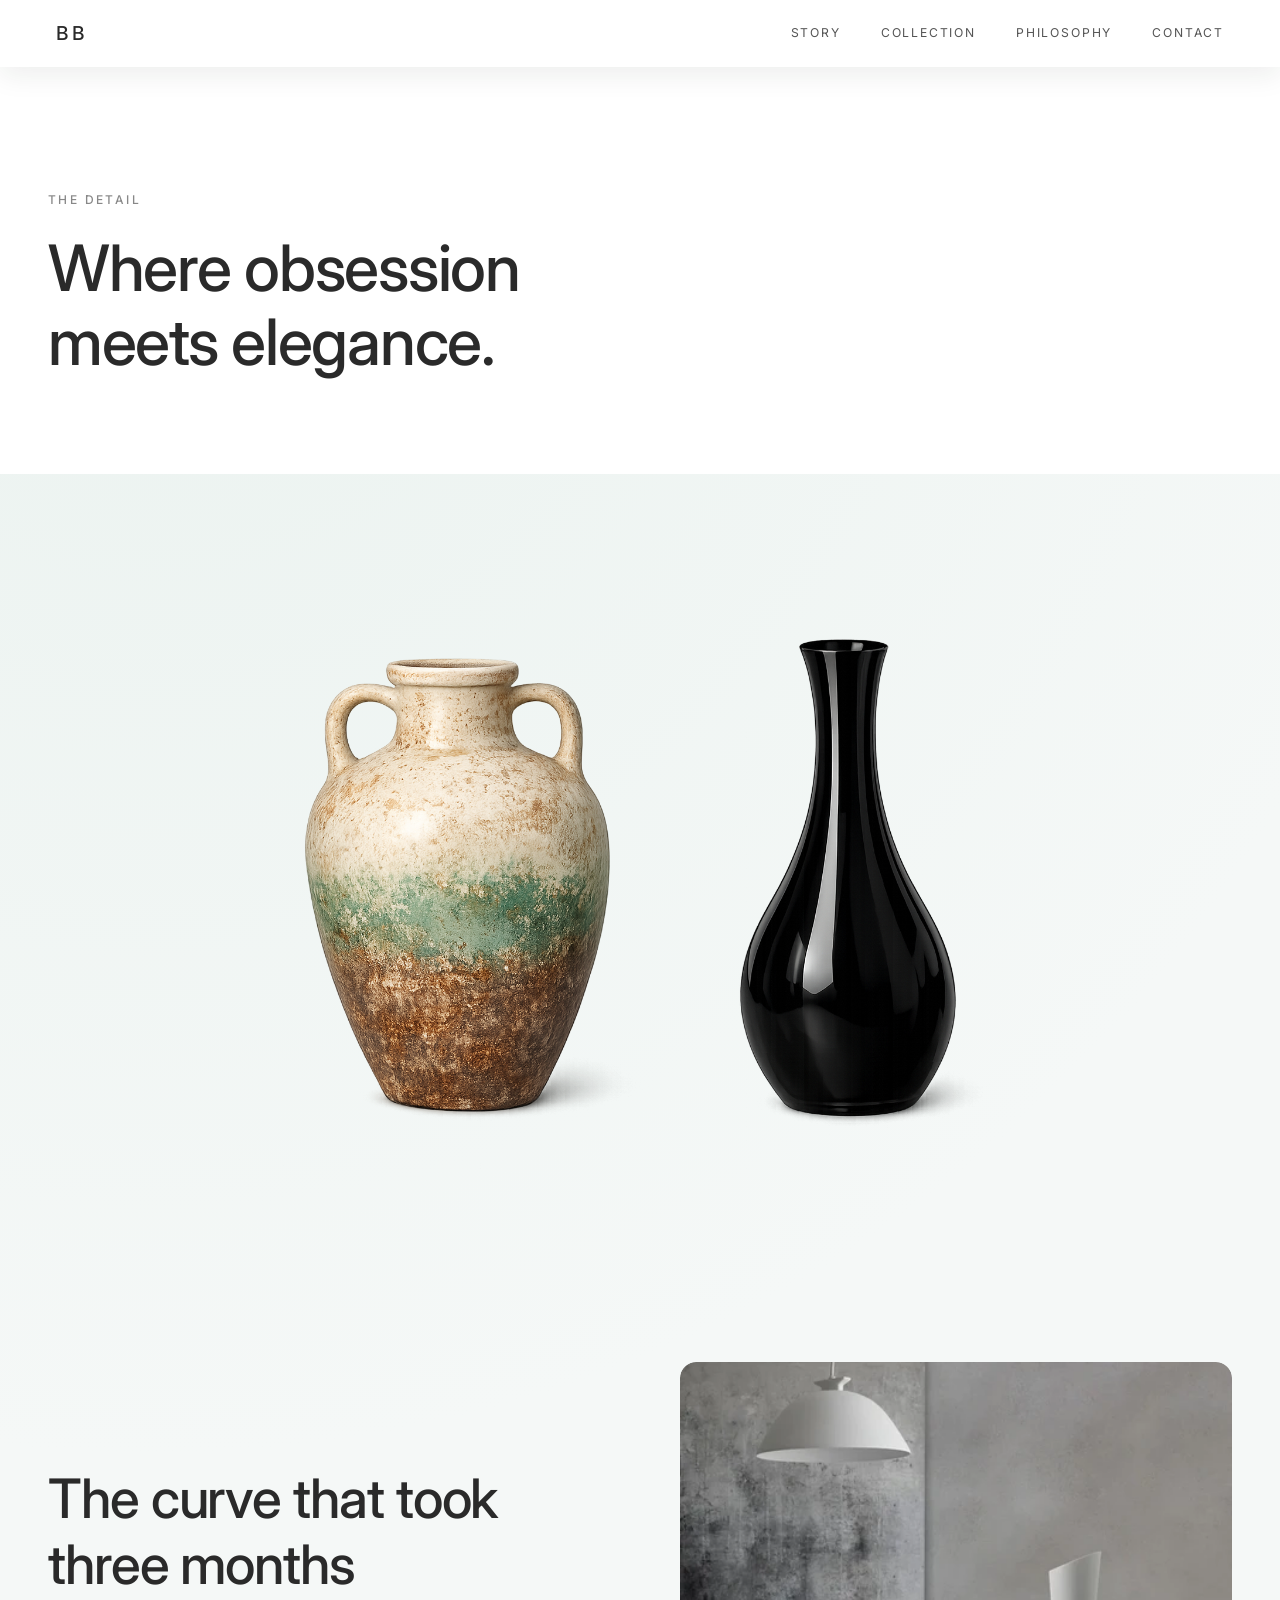
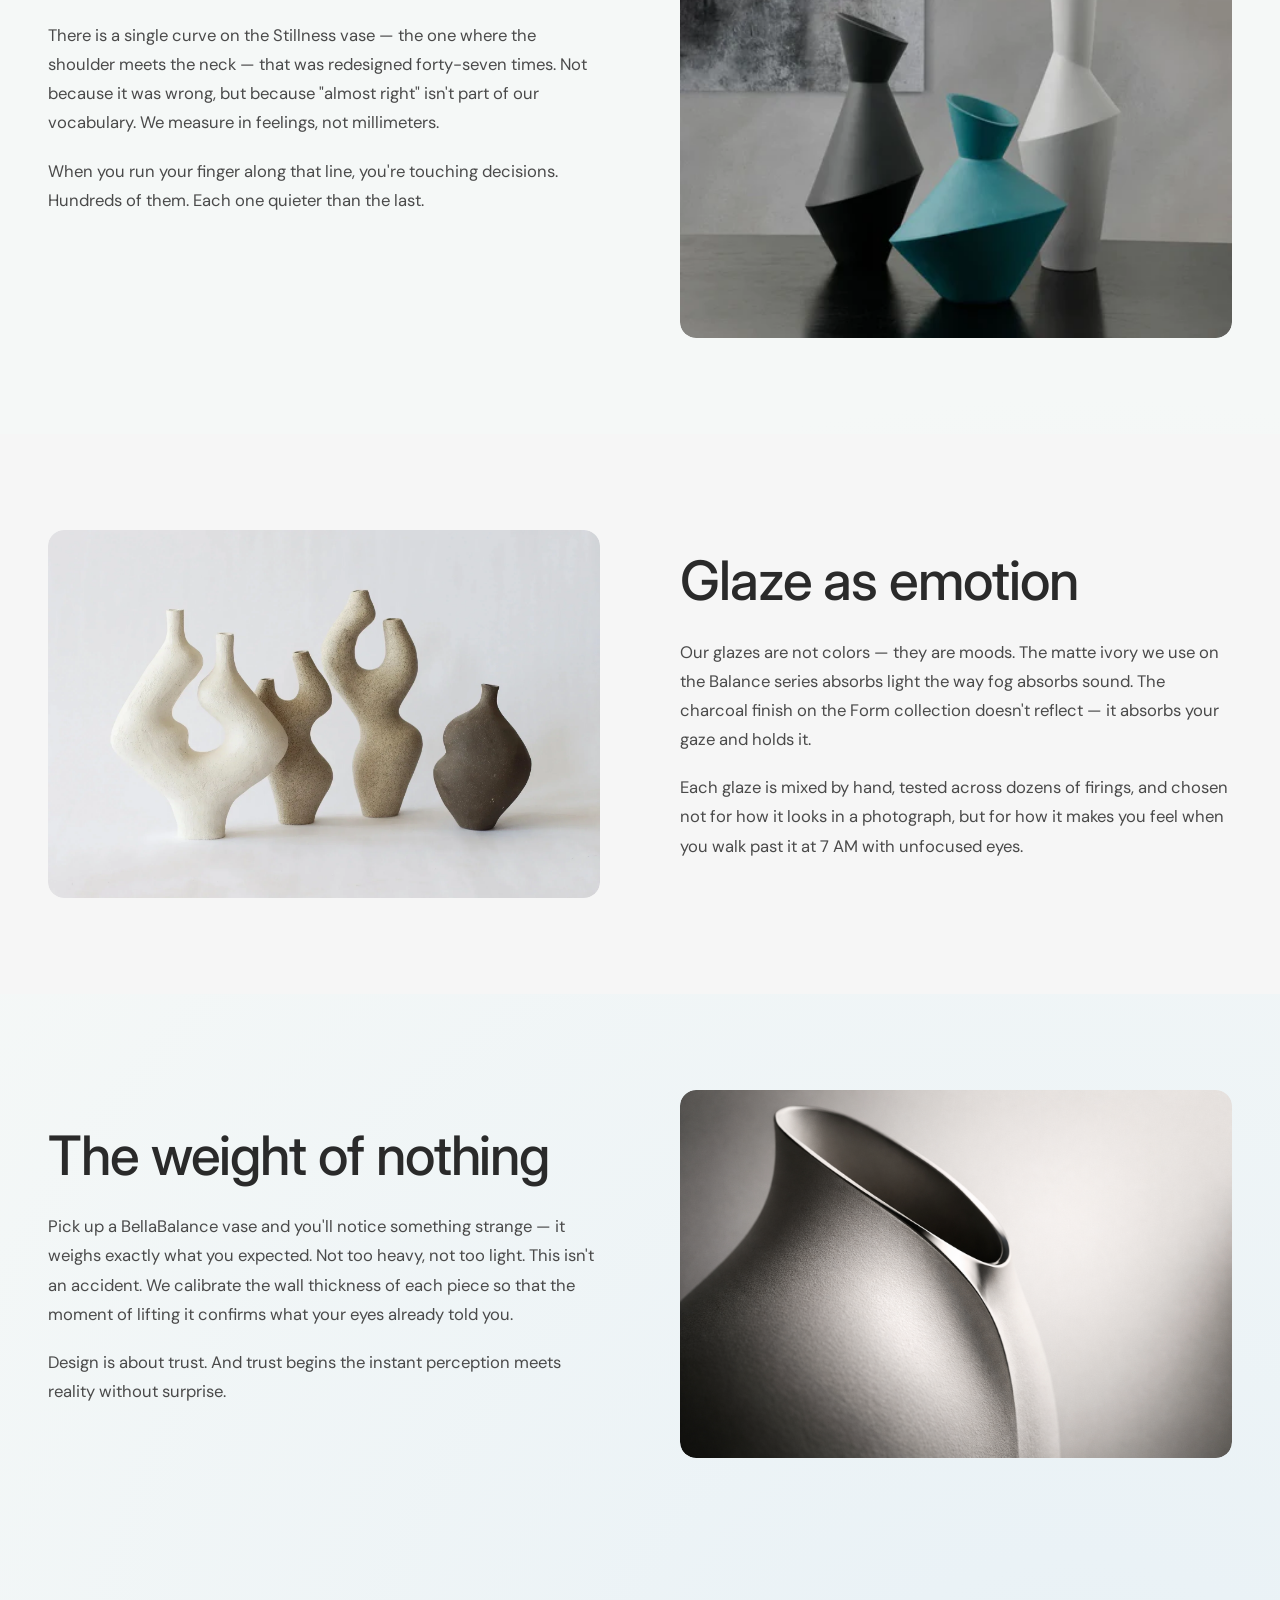
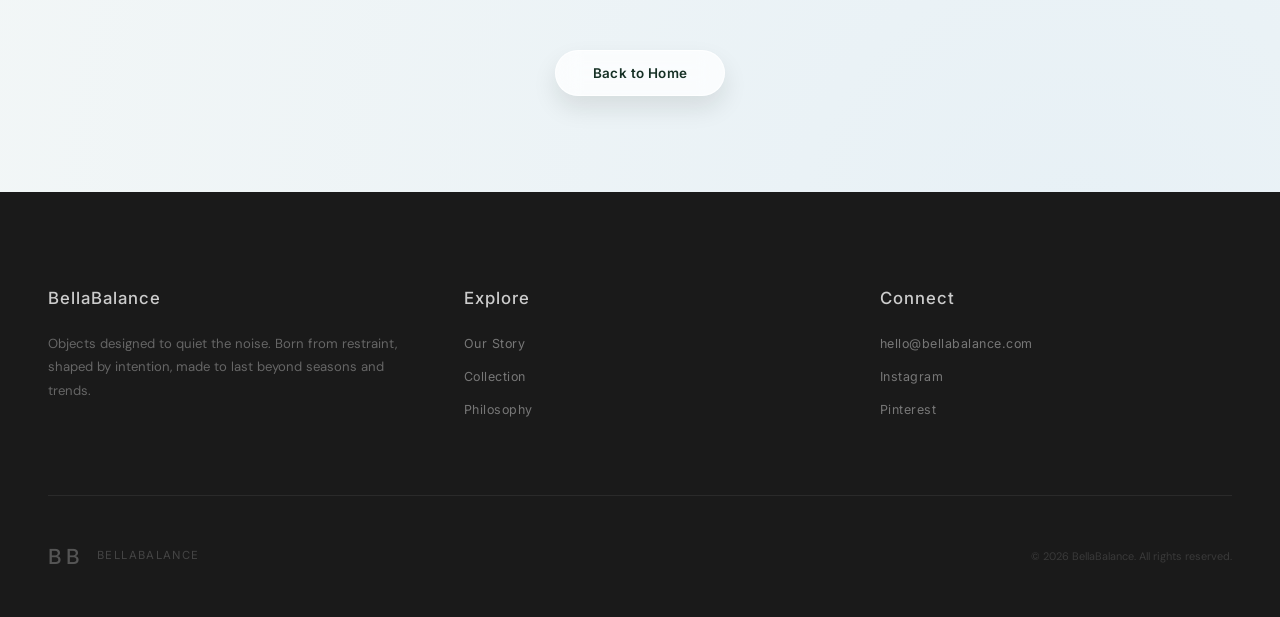
<file: detail.html>
<!DOCTYPE html>
<html lang="en">
<head>
  <meta charset="UTF-8">
  <meta name="viewport" content="width=device-width, initial-scale=1.0">
  <title>The Detail — BellaBalance</title>
  <link rel="stylesheet" href="style.css">
  <link rel="stylesheet" href="pages.css">
  <link rel="preconnect" href="https://fonts.googleapis.com">
  <link rel="preconnect" href="https://fonts.gstatic.com" crossorigin>
  <link href="https://fonts.googleapis.com/css2?family=DM+Sans:ital,wght@0,400;0,500;1,400;1,500&family=Inter:wght@400;500;600&display=swap" rel="stylesheet">
</head>
<body>

  <nav class="navbar visible" id="navbar">
    <a href="index.html" class="nav-logo">BB</a>
    <div class="nav-links">
      <a href="index.html#story">Story</a>
      <a href="index.html#collection">Collection</a>
      <a href="index.html#philosophy">Philosophy</a>
      <a href="index.html#contact">Contact</a>
    </div>
  </nav>

  <header class="page-hero">
    <div class="page-hero-inner">
      <span class="section-label">The Detail</span>
      <h1>Where obsession<br>meets elegance.</h1>
    </div>
  </header>

  <section class="page-section">
    <div class="page-full-image">
      <img src="photos/ChatGPT%20Image%2012.3.2026%20klo%2010.24.20.png" alt="BellaBalance vases in detail">
    </div>
  </section>

  <section class="page-section">
    <div class="page-grid">
      <div class="page-text">
        <h2>The curve that took three months</h2>
        <p>There is a single curve on the Stillness vase — the one where the shoulder meets the neck — that was redesigned forty-seven times. Not because it was wrong, but because "almost right" isn't part of our vocabulary. We measure in feelings, not millimeters.</p>
        <p>When you run your finger along that line, you're touching decisions. Hundreds of them. Each one quieter than the last.</p>
      </div>
      <div class="page-image">
        <img src="photos/image1.png" alt="The curve">
      </div>
    </div>
  </section>

  <section class="page-section page-section-alt">
    <div class="page-grid page-grid-reverse">
      <div class="page-text">
        <h2>Glaze as emotion</h2>
        <p>Our glazes are not colors — they are moods. The matte ivory we use on the Balance series absorbs light the way fog absorbs sound. The charcoal finish on the Form collection doesn't reflect — it absorbs your gaze and holds it.</p>
        <p>Each glaze is mixed by hand, tested across dozens of firings, and chosen not for how it looks in a photograph, but for how it makes you feel when you walk past it at 7 AM with unfocused eyes.</p>
      </div>
      <div class="page-image">
        <img src="photos/image3.png" alt="Glaze detail">
      </div>
    </div>
  </section>

  <section class="page-section">
    <div class="page-grid">
      <div class="page-text">
        <h2>The weight of nothing</h2>
        <p>Pick up a BellaBalance vase and you'll notice something strange — it weighs exactly what you expected. Not too heavy, not too light. This isn't an accident. We calibrate the wall thickness of each piece so that the moment of lifting it confirms what your eyes already told you.</p>
        <p>Design is about trust. And trust begins the instant perception meets reality without surprise.</p>
      </div>
      <div class="page-image">
        <img src="photos/20260310_2134_Image Generation_simple_compose_01kkckvdj1efkvy2devnyyb33e.png" alt="Weight and balance">
      </div>
    </div>
  </section>

  <div class="page-cta">
    <a href="index.html" class="btn-learn">Back to Home</a>
  </div>

  <footer class="footer" id="contact">
    <div class="footer-inner">
      <div class="footer-grid">
        <div class="footer-col">
          <h4>BellaBalance</h4>
          <p>Objects designed to quiet the noise. Born from restraint, shaped by intention, made to last beyond seasons and trends.</p>
        </div>
        <div class="footer-col">
          <h4>Explore</h4>
          <ul>
            <li><a href="index.html#story">Our Story</a></li>
            <li><a href="index.html#collection">Collection</a></li>
            <li><a href="index.html#philosophy">Philosophy</a></li>
          </ul>
        </div>
        <div class="footer-col">
          <h4>Connect</h4>
          <ul>
            <li><a href="mailto:hello@bellabalance.com">hello@bellabalance.com</a></li>
            <li><a href="#">Instagram</a></li>
            <li><a href="#">Pinterest</a></li>
          </ul>
        </div>
      </div>
      <div class="footer-bottom">
        <div class="footer-bottom-brand">
          <span class="footer-bottom-logo">BB</span>
          <p class="footer-bottom-name">BellaBalance</p>
        </div>
        <div class="footer-copy">
          <p>&copy; 2026 BellaBalance. All rights reserved.</p>
        </div>
      </div>
    </div>
  </footer>

  <script src="script.js"></script>

</body>
</html>
</file>
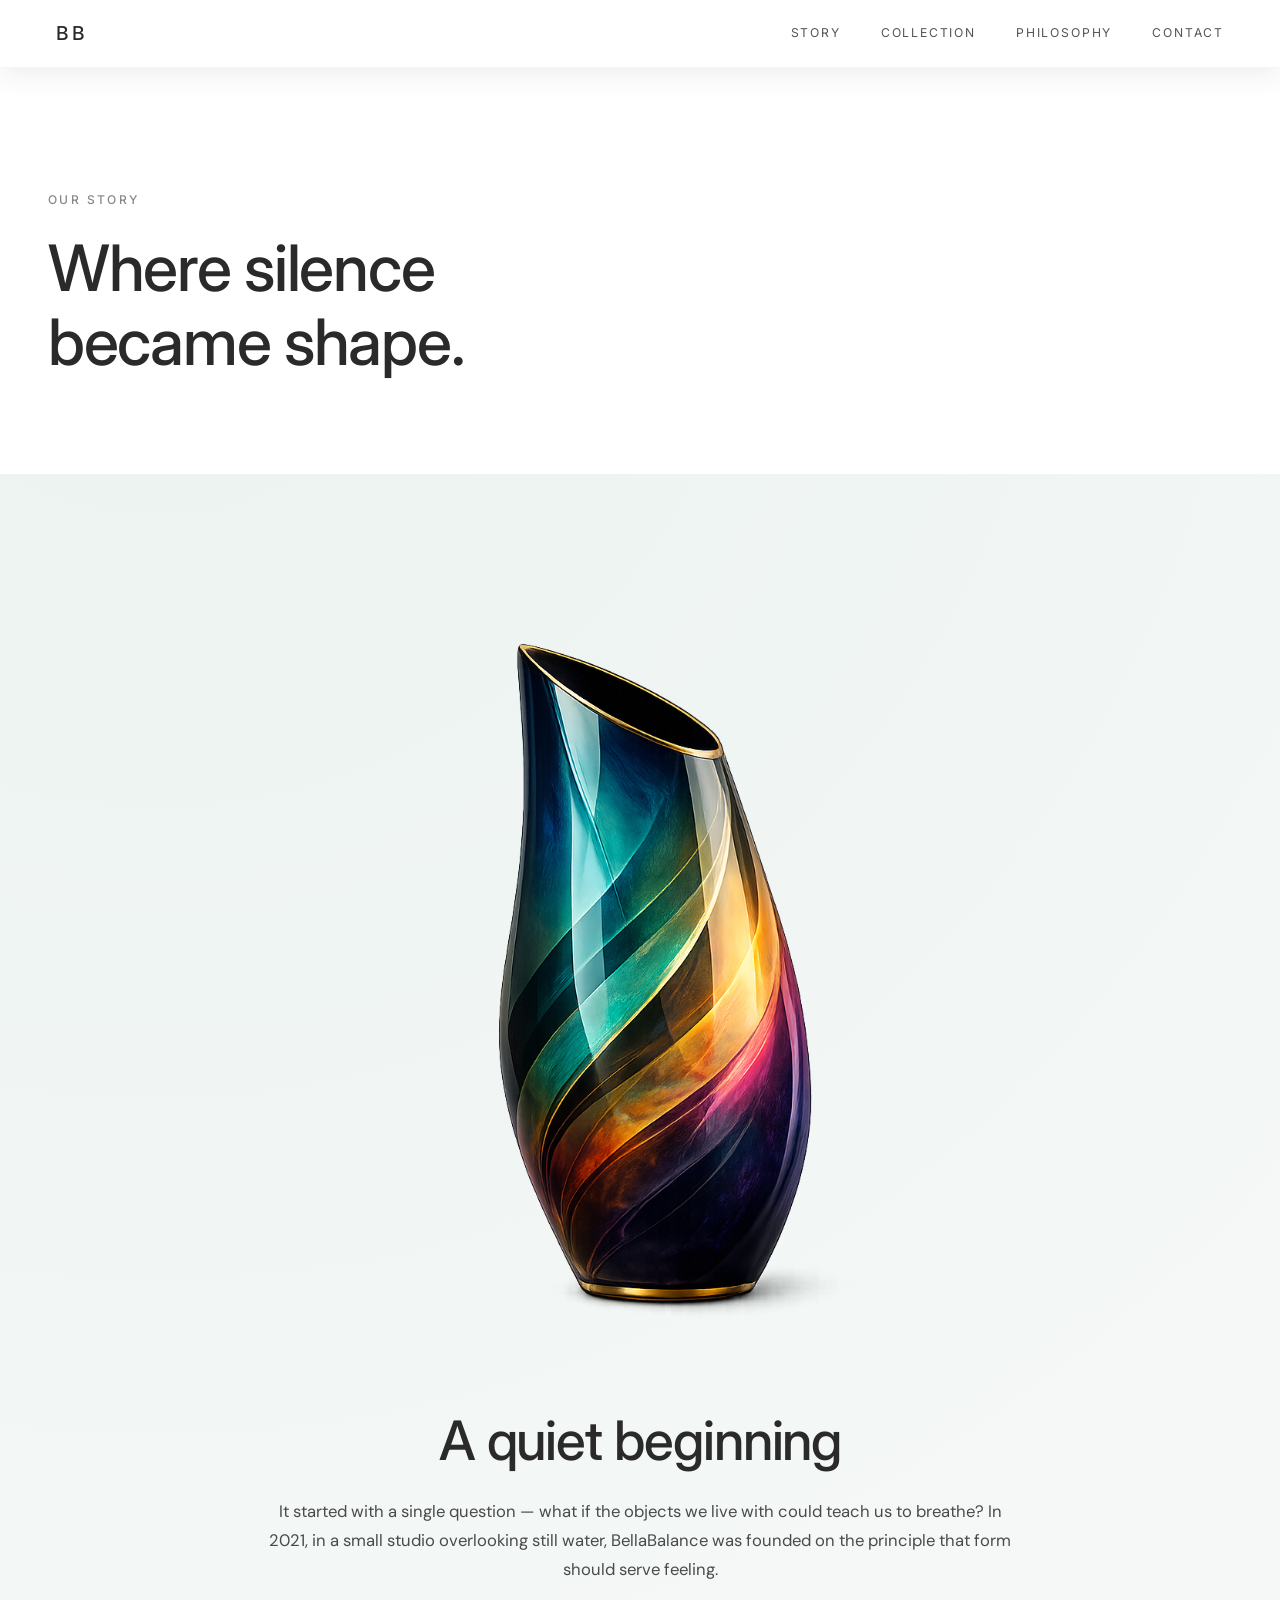
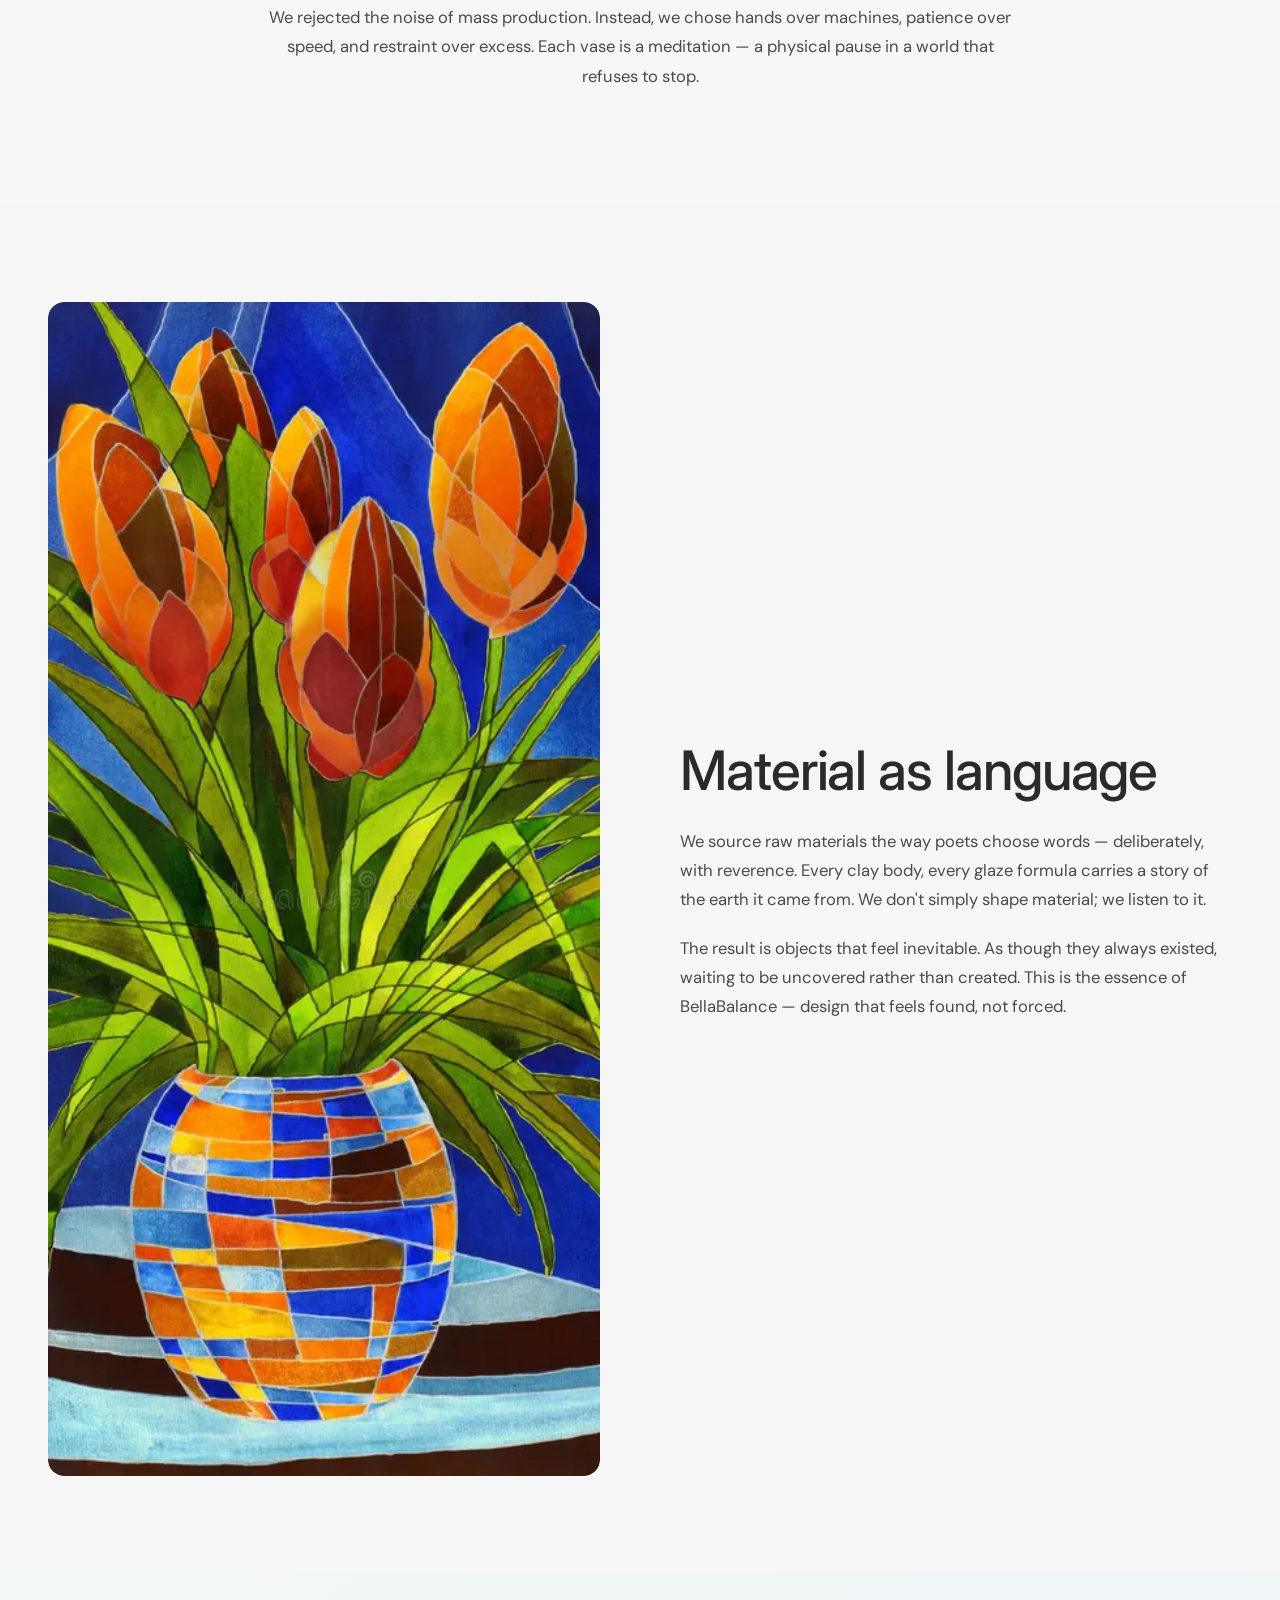
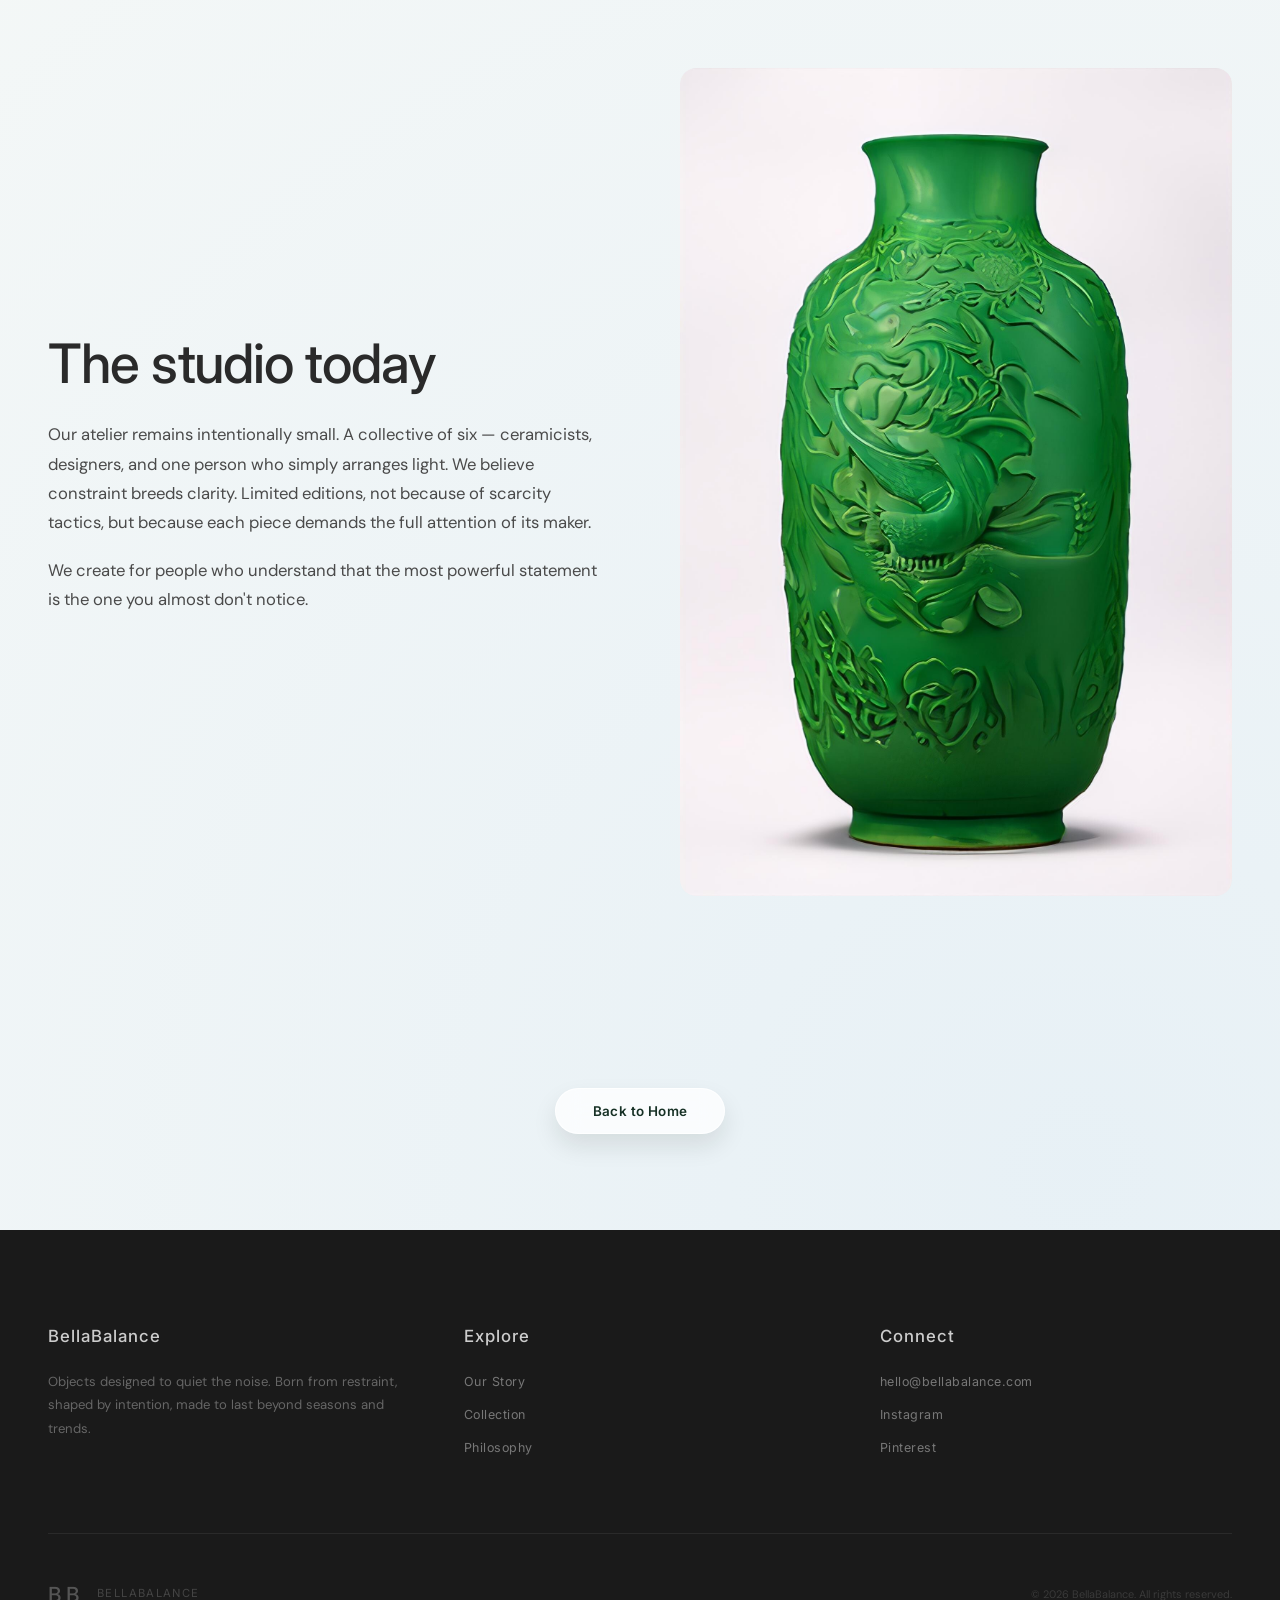
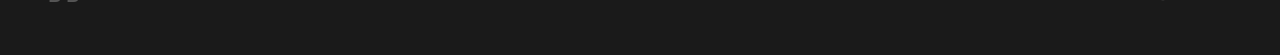
<file: story.html>
<!DOCTYPE html>
<html lang="en">
<head>
  <meta charset="UTF-8">
  <meta name="viewport" content="width=device-width, initial-scale=1.0">
  <title>Our Story — BellaBalance</title>
  <link rel="stylesheet" href="style.css">
  <link rel="stylesheet" href="pages.css">
  <link rel="preconnect" href="https://fonts.googleapis.com">
  <link rel="preconnect" href="https://fonts.gstatic.com" crossorigin>
  <link href="https://fonts.googleapis.com/css2?family=DM+Sans:ital,wght@0,400;0,500;1,400;1,500&family=Inter:wght@400;500;600&display=swap" rel="stylesheet">
</head>
<body>

  <nav class="navbar visible" id="navbar">
    <a href="index.html" class="nav-logo">BB</a>
    <div class="nav-links">
      <a href="index.html#story">Story</a>
      <a href="index.html#collection">Collection</a>
      <a href="index.html#philosophy">Philosophy</a>
      <a href="index.html#contact">Contact</a>
    </div>
  </nav>

  <header class="page-hero">
    <div class="page-hero-inner">
      <span class="section-label">Our Story</span>
      <h1>Where silence<br>became shape.</h1>
    </div>
  </header>

  <section class="page-section">
    <div class="page-story-hero">
      <div class="page-image-huge">
        <img src="photos/ChatGPT%20Image%2012.3.2026%20klo%2015.25.23.png" alt="The beginning">
      </div>
      <div class="page-text page-text-centered">
        <h2>A quiet beginning</h2>
        <p>It started with a single question — what if the objects we live with could teach us to breathe? In 2021, in a small studio overlooking still water, BellaBalance was founded on the principle that form should serve feeling.</p>
        <p>We rejected the noise of mass production. Instead, we chose hands over machines, patience over speed, and restraint over excess. Each vase is a meditation — a physical pause in a world that refuses to stop.</p>
      </div>
    </div>
  </section>

  <section class="page-section page-section-alt">
    <div class="page-grid page-grid-reverse">
      <div class="page-text">
        <h2>Material as language</h2>
        <p>We source raw materials the way poets choose words — deliberately, with reverence. Every clay body, every glaze formula carries a story of the earth it came from. We don't simply shape material; we listen to it.</p>
        <p>The result is objects that feel inevitable. As though they always existed, waiting to be uncovered rather than created. This is the essence of BellaBalance — design that feels found, not forced.</p>
      </div>
      <div class="page-image">
        <img src="photos/image2.png" alt="Material exploration">
      </div>
    </div>
  </section>

  <section class="page-section">
    <div class="page-grid">
      <div class="page-text">
        <h2>The studio today</h2>
        <p>Our atelier remains intentionally small. A collective of six — ceramicists, designers, and one person who simply arranges light. We believe constraint breeds clarity. Limited editions, not because of scarcity tactics, but because each piece demands the full attention of its maker.</p>
        <p>We create for people who understand that the most powerful statement is the one you almost don't notice.</p>
      </div>
      <div class="page-image">
        <img src="photos/image4.png" alt="The studio">
      </div>
    </div>
  </section>

  <div class="page-cta">
    <a href="index.html" class="btn-learn">Back to Home</a>
  </div>

  <footer class="footer" id="contact">
    <div class="footer-inner">
      <div class="footer-grid">
        <div class="footer-col">
          <h4>BellaBalance</h4>
          <p>Objects designed to quiet the noise. Born from restraint, shaped by intention, made to last beyond seasons and trends.</p>
        </div>
        <div class="footer-col">
          <h4>Explore</h4>
          <ul>
            <li><a href="index.html#story">Our Story</a></li>
            <li><a href="index.html#collection">Collection</a></li>
            <li><a href="index.html#philosophy">Philosophy</a></li>
          </ul>
        </div>
        <div class="footer-col">
          <h4>Connect</h4>
          <ul>
            <li><a href="mailto:hello@bellabalance.com">hello@bellabalance.com</a></li>
            <li><a href="#">Instagram</a></li>
            <li><a href="#">Pinterest</a></li>
          </ul>
        </div>
      </div>
      <div class="footer-bottom">
        <div class="footer-bottom-brand">
          <span class="footer-bottom-logo">BB</span>
          <p class="footer-bottom-name">BellaBalance</p>
        </div>
        <div class="footer-copy">
          <p>&copy; 2026 BellaBalance. All rights reserved.</p>
        </div>
      </div>
    </div>
  </footer>

  <script src="script.js"></script>

</body>
</html>
</file>
<file: style.css>
/* ========== RESET & BASE ========== */
*, *::before, *::after {
  margin: 0;
  padding: 0;
  box-sizing: border-box;
}

html {
  scroll-behavior: smooth;
  font-size: 16px;
}

:root {
  --font-primary: 'Inter', sans-serif;
  --font-secondary: 'DM Sans', sans-serif;
  --font-intel: 'Intel One Mono', monospace;
  --color-accent-blue: #3eb1f4;
  --color-accent-blue-dark: #1e8fcd;
  --color-dark-green: #1b3124;
  --color-dark-green-soft: #274334;
}

body {
  font-family: var(--font-secondary);
  font-weight: 400;
  color: #3a3a3a;
  background:
    radial-gradient(circle at 12% 4%, rgba(230, 240, 236, 0.7) 0%, rgba(230, 240, 236, 0) 34%),
    radial-gradient(circle at 84% 90%, rgba(223, 236, 245, 0.62) 0%, rgba(223, 236, 245, 0) 40%),
    #f5f8f7;
  overflow-x: hidden;
  -webkit-font-smoothing: antialiased;
  -moz-osx-font-smoothing: grayscale;
}

img {
  display: block;
  width: 100%;
  height: auto;
  border-radius: 16px;
}

a {
  text-decoration: none;
  color: inherit;
}

/* ========== TYPOGRAPHY ========== */
h2 {
  font-family: var(--font-primary);
  font-weight: 500;
  font-size: clamp(2rem, 4.5vw, 3.4rem);
  line-height: 1.2;
  color: #2a2a2a;
  margin-bottom: 1.5rem;
  letter-spacing: -0.02em;
}

h1,
h3,
h4,
h5,
h6 {
  font-family: var(--font-primary);
  font-weight: 500;
}

p {
  font-family: var(--font-secondary);
  font-size: clamp(1rem, 1.3vw, 1.12rem);
  line-height: 1.75;
  color: #4a4a4a;
  max-width: 520px;
}

.section-label {
  display: block;
  font-family: var(--font-primary);
  font-size: 0.75rem;
  letter-spacing: 0.2em;
  text-transform: uppercase;
  color: #888;
  margin-bottom: 1.5rem;
  font-weight: 500;
}

/* ========== NAVBAR ========== */
.navbar {
  position: fixed;
  top: 0;
  left: 0;
  width: 100%;
  z-index: 1000;
  display: flex;
  justify-content: space-between;
  align-items: center;
  padding: 1.3rem 3.5rem;
  opacity: 0;
  transform: translateY(-20px);
  pointer-events: none;
  background: rgba(255, 255, 255, 0.68);
  border-bottom: 1px solid rgba(255, 255, 255, 0.6);
  backdrop-filter: blur(16px) saturate(140%);
  -webkit-backdrop-filter: blur(16px) saturate(140%);
  box-shadow: 0 8px 28px rgba(23, 34, 28, 0.08);
  transition: opacity 0.6s ease, transform 0.6s ease;
}

.navbar.visible {
  opacity: 1;
  transform: translateY(0);
  pointer-events: all;
}

.nav-logo {
  font-family: var(--font-primary);
  font-weight: 500;
  font-size: 1.2rem;
  letter-spacing: 0.15em;
  color: #2a2a2a;
}

.nav-links {
  display: flex;
  gap: 2.5rem;
}

.nav-actions {
  display: flex;
  align-items: center;
}

.nav-shop {
  width: 2.55rem;
  height: 2.55rem;
  display: inline-flex;
  align-items: center;
  justify-content: center;
  border-radius: 999px;
  border: 1px solid rgba(255, 255, 255, 0.72);
  color: #1f392c;
  background: rgba(255, 255, 255, 0.74);
  backdrop-filter: blur(12px) saturate(130%);
  -webkit-backdrop-filter: blur(12px) saturate(130%);
  box-shadow: 0 8px 24px rgba(20, 36, 28, 0.11);
  transition: background-color 0.28s ease, color 0.28s ease, transform 0.28s ease, box-shadow 0.28s ease;
}

.nav-shop svg {
  width: 1.15rem;
  height: 1.15rem;
}

.nav-shop:hover {
  background: rgba(255, 255, 255, 0.92);
  color: #152c21;
  transform: translateY(-1px) scale(1.03);
  box-shadow: 0 12px 28px rgba(20, 36, 28, 0.16);
}

.nav-links a {
  font-family: var(--font-primary);
  font-size: 0.76rem;
  letter-spacing: 0.15em;
  text-transform: uppercase;
  color: #555;
  transition: color 0.3s ease;
  font-weight: 400;
}

.nav-links a:hover {
  color: #2a2a2a;
}

/* ========== HERO ========== */
.hero {
  position: relative;
  width: 100%;
  height: calc(100vh - 60px);
  overflow: hidden;
  display: flex;
  align-items: flex-end;
  justify-content: flex-start;
  color:#0a0a0a;
}

.hero-video {
  position: absolute;
  top: 50%;
  left: 50%;
  min-width: 100%;
  min-height: 100%;
  width: auto;
  height: auto;
  transform: translate(-50%, -50%);
  object-fit: cover;
}

.hero-overlay {
  position: absolute;
  inset: 0;
  background: linear-gradient(
    180deg,
    rgba(9, 20, 15, 0.12) 0%,
    rgba(9, 20, 15, 0.28) 58%,
    rgba(9, 20, 15, 0.46) 100%
  );
  pointer-events: none;
}

.hero-content {
  position: absolute;
  z-index: 2;
  display: flex;
  flex-direction: column;
  align-items: flex-start;
  text-align: left;
  color: #ffffff;
  bottom: 40px;
  left: 40px;
  max-width: 640px;
  width: auto;
}

.hero-tagline {
  font-family: var(--font-primary);
  font-weight: 600;
  font-size: clamp(1.8rem, 4.2vw, 3.6rem);
  color: #ffffff;
  text-shadow: 0 8px 26px rgba(5, 14, 10, 0.55);
  letter-spacing: 0.02em;
  line-height: 1.2;
  max-width: 640px;
  opacity: 0;
  animation: fadeInUp 1.4s ease 0.5s forwards;
}

.hero-cta {
  display: inline-flex;
  align-items: center;
  justify-content: center;
  margin-top: 1.6rem;
  margin-left: 0;
  margin-right: 0;
  padding: 1.02rem 2.8rem;
  border-radius: 999px;
  background: rgba(255, 255, 255, 0.7);
  color: #163125;
  font-family: var(--font-primary);
  font-size: 0.84rem;
  font-weight: 600;
  text-transform: none;
  letter-spacing: 0.03em;
  border: 1px solid rgba(255, 255, 255, 0.8);
  backdrop-filter: blur(14px) saturate(130%);
  -webkit-backdrop-filter: blur(14px) saturate(130%);
  box-shadow: 0 16px 34px rgba(16, 32, 24, 0.16);
  opacity: 0;
  transform: translateY(16px);
  animation: fadeInUp 1.2s ease 0.95s forwards;
  transition: transform 0.28s ease, background-color 0.28s ease, color 0.28s ease, box-shadow 0.28s ease;
}

.hero-cta:hover {
  transform: translateY(-2px) scale(1.1);
  background: rgba(255, 255, 255, 0.92);
  color: #10261b;
  box-shadow: 0 18px 38px rgba(16, 32, 24, 0.2);
}

/* ========== SECTIONS ========== */
.section {
  padding: 10rem 3rem;
}

/* ========== REVEAL ANIMATIONS ========== */
.reveal {
  opacity: 0;
  transform: translateY(30px);
  transition: opacity 1s ease, transform 1s ease;
}

.reveal.in-view {
  opacity: 1;
  transform: translateY(0);
}

.reveal-delay-1 { transition-delay: 0.15s; }
.reveal-delay-2 { transition-delay: 0.3s; }
.reveal-delay-3 { transition-delay: 0.45s; }

.section-inner {
  max-width: 1200px;
  margin: 0 auto;
}

.collection-section,
.story-section,
.programs-section,
.detail-section,
.creators-section {
  margin: 15px;
  border-radius: 28px;
  overflow: hidden;
  border: 1px solid rgba(255, 255, 255, 0.86);
  box-shadow:
    0 16px 38px rgba(21, 36, 30, 0.08),
    inset 0 1px 0 rgba(255, 255, 255, 0.8);
}

/* ========== STORY SECTION ========== */
.story-section {
  position: relative;
  background: #f6faf8;
  height: calc(86svh - 30px);
  padding: 15px;
}

.story-shell {
  background:
    radial-gradient(circle at 15% 16%, rgba(214, 244, 230, 0.52) 0%, rgba(214, 244, 230, 0) 46%),
    radial-gradient(circle at 84% 18%, rgba(209, 235, 255, 0.52) 0%, rgba(209, 235, 255, 0) 48%),
    radial-gradient(circle at 58% 82%, rgba(226, 246, 238, 0.46) 0%, rgba(226, 246, 238, 0) 52%),
    linear-gradient(180deg, #f0fbf5 0%, #eaf6ff 52%, #effcff 100%);
  background-size: 170% 170%, 180% 180%, 190% 190%, 100% 100%;
  animation: storyGradientDrift 24s ease-in-out infinite alternate;
  backdrop-filter: blur(14px) saturate(102%);
  -webkit-backdrop-filter: blur(14px) saturate(102%);
  border: 1px solid rgba(255, 255, 255, 0.88);
  box-shadow:
    inset 0 1px 0 rgba(255, 255, 255, 0.72),
    0 10px 28px rgba(33, 61, 50, 0.12);
  border-radius: 22px;
  height: 100%;
  min-height: 0;
  display: flex;
  align-items: center;
  position: relative;
  z-index: 2;
}

.story-shell::before {
  content: '';
  position: absolute;
  left: 0;
  right: 0;
  top: 50%;
  transform: translateY(-50%);
  height: 68%;
  background: #ffffff;
  border-top: 1px solid rgba(255, 255, 255, 0.9);
  border-bottom: 1px solid rgba(223, 232, 240, 0.92);
  pointer-events: none;
  z-index: 1;
}

.story-shell .section-inner {
  width: 100%;
}

.story-grid {
  display: grid;
  grid-template-columns: 1.16fr 1.16fr 1fr;
  align-items: center;
  gap: 2.8rem;
  position: relative;
  z-index: 2;
}

.story-text {
  opacity: 0;
  transform: translateY(40px);
  transition: opacity 0.8s ease, transform 0.8s ease;
  display: flex;
  flex-direction: column;
  align-items: center;
  text-align: center;
  padding-left: 0.4rem;
  max-width: 42ch;
}

.story-text.in-view {
  opacity: 1;
  transform: translateY(0);
}

.story-image {
  opacity: 0;
  transform: translateY(40px);
  transition: opacity 0.8s ease 0.2s, transform 0.8s ease 0.2s;
  overflow: visible;
  border-radius: 0;
  width: 108%;
  justify-self: start;
  margin-left: -1.5rem;
}

.story-grid .story-image:first-child {
  margin-left: -2.7rem;
}

.story-image.in-view {
  opacity: 1;
  transform: translateY(0);
}

.story-image img {
  width: 100%;
  height: auto;
  max-height: 70vh;
  object-fit: contain;
  border-radius: 0;
  transition: transform 0.6s ease;
}

.story-image:hover img {
  transform: scale(1.03);
}

.story-text .section-label {
  font-family: var(--font-intel);
  font-size: 0.86rem;
  letter-spacing: 0.22em;
  color: #395746;
  margin-bottom: 0.9rem;
}

.story-text p {
  font-size: clamp(1.08rem, 1.35vw, 1.24rem);
  line-height: 1.68;
  color: #2f3e35;
  max-width: 36ch;
}

.story-btn {
  margin-top: 1.15rem;
  align-self: center;
}

/* ========== COLLECTION SECTION ========== */
.collection-section {
  position: relative;
  background: #152a1f;
  text-align: center;
  padding: 3.6rem 2.4rem;
  transition: background-color 1s cubic-bezier(0.4, 0, 0.2, 1);
}

.collection-video {
  position: absolute;
  inset: 0;
  width: 100%;
  height: 100%;
  object-fit: cover;
  z-index: 0;
  pointer-events: none;
}

.collection-overlay {
  position: absolute;
  inset: 0;
  z-index: 1;
  background:
    linear-gradient(135deg, rgba(14, 36, 25, 0.78) 0%, rgba(17, 45, 32, 0.56) 48%, rgba(10, 30, 20, 0.8) 100%),
    radial-gradient(circle at 8% 10%, rgba(204, 238, 214, 0.15) 0%, rgba(204, 238, 214, 0) 42%);
}

.collection-section .section-inner {
  position: relative;
  z-index: 2;
  max-width: 1080px;
}

.collection-section.dark {
  background-color: #102217;
}

.collection-section h2 {
  margin-bottom: 1.5rem;
  color: #f0f7f3;
  transition: color 1s cubic-bezier(0.4, 0, 0.2, 1);
}

.collection-section.dark h2 {
  color: #f0f0f0;
}

.collection-section .section-label {
  font-family: var(--font-intel);
  font-size: 0.95rem;
  font-weight: 700;
  letter-spacing: 0.28em;
  color: #eaf6ef;
  text-shadow: 0 3px 12px rgba(4, 13, 8, 0.5);
  transition: color 1s cubic-bezier(0.4, 0, 0.2, 1);
}

.collection-section.dark .section-label {
  color: #f4fbf7;
}

.collection-carousel {
  position: relative;
  margin-top: 1.8rem;
  overflow: hidden;
  mask-image: linear-gradient(to right, transparent 0%, #000 12%, #000 88%, transparent 100%);
  -webkit-mask-image: linear-gradient(to right, transparent 0%, #000 12%, #000 88%, transparent 100%);
}

.collection-track {
  display: flex;
  align-items: flex-start;
  gap: 1.2rem;
  width: max-content;
  padding: 0.5rem 0 1.2rem 7vw;
  animation: collectionDrift 24s linear infinite;
}

.collection-item {
  --tilt: -3deg;
  flex: 0 0 clamp(220px, 24vw, 320px);
  display: flex;
  flex-direction: column;
  align-items: center;
  transform-origin: center bottom;
  opacity: 0.72;
  animation: collectionFocus 12s ease-in-out infinite;
}

.collection-item:nth-child(2),
.collection-item:nth-child(5) {
  --tilt: 2.6deg;
  animation-delay: 4s;
}

.collection-item:nth-child(3),
.collection-item:nth-child(6) {
  --tilt: -2.2deg;
  animation-delay: 8s;
}

.collection-card {
  position: relative;
  width: 100%;
  aspect-ratio: 9 / 16;
  border-radius: 0;
  overflow: hidden;
  background: rgba(255, 255, 255, 0.1);
  filter: blur(2.4px) saturate(0.78) brightness(0.86);
  animation: collectionCardFocus 12s ease-in-out infinite;
}

.collection-item:nth-child(2) .collection-card,
.collection-item:nth-child(5) .collection-card {
  animation-delay: 4s;
}

.collection-item:nth-child(3) .collection-card,
.collection-item:nth-child(6) .collection-card {
  animation-delay: 8s;
}

.collection-card img {
  width: 100%;
  height: 100%;
  object-fit: cover;
  border-radius: 0;
}

.collection-label {
  margin-top: 0.8rem;
  font-family: var(--font-primary);
  font-size: 0.94rem;
  font-weight: 500;
  color: #d9e7de;
  letter-spacing: 0.06em;
  opacity: 0.68;
  animation: collectionLabelFocus 12s ease-in-out infinite;
}

.collection-item:nth-child(2) .collection-label,
.collection-item:nth-child(5) .collection-label {
  animation-delay: 4s;
}

.collection-item:nth-child(3) .collection-label,
.collection-item:nth-child(6) .collection-label {
  animation-delay: 8s;
}

.collection-section.dark .collection-label {
  color: #edf7f1;
}

/* ========== CREATORS SECTION ========== */
.creators-section {
  position: relative;
  overflow: hidden;
  background: #0f1f18;
  padding-top: 12rem;
  padding-bottom: 12rem;
}

.creators-section::before {
  content: '';
  position: absolute;
  inset: 0;
  pointer-events: none;
  z-index: 1;
  background:
    linear-gradient(180deg, rgba(8, 16, 13, 0.62) 0%, rgba(8, 16, 13, 0.35) 50%, rgba(8, 16, 13, 0.72) 100%),
    linear-gradient(90deg, rgba(9, 20, 15, 0.48) 0%, rgba(9, 20, 15, 0.12) 45%, rgba(9, 20, 15, 0.48) 100%);
}

.creators-video {
  position: absolute;
  inset: 0;
  width: 100%;
  height: 100%;
  object-fit: cover;
  z-index: 0;
  pointer-events: none;
}

.creators-section .section-inner {
  position: relative;
  z-index: 2;
}

.creators-shell {
  display: grid;
  grid-template-columns: 1fr minmax(500px, 1.6fr) 1fr;
  gap: 3.5rem;
  align-items: center;
}

.creators-column {
  display: grid;
  grid-template-columns: 1fr;
  gap: 2.6rem;
}

.creators-copy {
  align-self: center;
  position: sticky;
  top: 17vh;
  text-align: center;
  padding: 0;
  border-radius: 0;
  background: transparent;
  border: none;
  backdrop-filter: none;
}

.creators-copy .section-label {
  color: rgba(234, 247, 240, 0.82);
}

.creators-copy h2 {
  color: #f0f6f3;
  margin-bottom: 1.15rem;
  font-size: clamp(1.8rem, 2.6vw, 2.6rem);
}

.creators-copy p {
  color: rgba(232, 245, 239, 0.86);
  margin: 0 auto;
}

.creators-photo {
  overflow: hidden;
  border-radius: 16px;
  border: none;
  box-shadow: 0 8px 20px rgba(0, 0, 0, 0.25);
  min-height: 180px;
}

.creators-photo img {
  width: 100%;
  height: 100%;
  object-fit: cover;
  border-radius: 18px;
  transition: transform 0.45s ease;
}

.creators-photo:hover img {
  transform: scale(1.03);
}

.creators-photo-tall {
  min-height: 260px;
}

.creators-photo-wide {
  min-height: 200px;
}

.creators-link {
  margin-top: 1.6rem;
  color: #dff3e8;
  border-color: rgba(223, 243, 232, 0.72);
}

.creators-link:hover {
  background: rgba(223, 243, 232, 0.16);
  color: #ffffff;
}

/* ========== DETAIL SECTION ========== */
.detail-section {
  background: #ffffff;
  position: relative;
  padding: 12rem 3rem;
  transition: background 1.2s cubic-bezier(0.4, 0, 0.2, 1);
}

.detail-section.color-shift {
  background: #ffffff;
}

.detail-section .section-inner {
  position: relative;
  z-index: 1;
}

.detail-inner {
  display: flex;
  flex-direction: column;
  align-items: center;
  text-align: center;
  gap: 3rem;
}

.detail-label {
  transition: color 1.2s cubic-bezier(0.4, 0, 0.2, 1);
}

.detail-section.color-shift .detail-label {
  color: #6a8a7a;
}

.detail-image {
  overflow: hidden;
  border-radius: 16px;
  max-width: 720px;
  width: 100%;
}

.detail-image img {
  border-radius: 16px;
  transition: transform 0.6s ease;
}

.detail-image:hover img {
  transform: scale(1.03);
}

.detail-caption {
  font-family: var(--font-secondary);
  font-size: 1.05rem;
  font-weight: 400;
  letter-spacing: 0.06em;
  color: #666;
  transition: color 1.2s cubic-bezier(0.4, 0, 0.2, 1);
}

.detail-section.color-shift .detail-caption {
  color: #5a7a6a;
}

.detail-quote {
  max-width: 600px;
}

.detail-section.color-shift blockquote {
  color: #2a3a2e;
}

.detail-section.color-shift cite {
  color: #6a8a7a;
}

blockquote {
  font-family: var(--font-secondary);
  font-style: normal;
  font-weight: 400;
  font-size: clamp(1.4rem, 2.8vw, 2rem);
  line-height: 1.5;
  color: #2a2a2a;
  margin-bottom: 1rem;
}

cite {
  font-family: var(--font-primary);
  font-style: normal;
  font-size: 0.78rem;
  letter-spacing: 0.12em;
  text-transform: uppercase;
  color: #888;
}

/* ========== LEARN MORE BUTTON ========== */
.btn-learn {
  display: inline-block;
  margin-top: 2rem;
  font-family: var(--font-primary);
  font-size: 0.84rem;
  font-weight: 600;
  letter-spacing: 0.03em;
  text-transform: none;
  color: #173126;
  border: 1px solid rgba(255, 255, 255, 0.78);
  border-radius: 999px;
  background: rgba(255, 255, 255, 0.76);
  backdrop-filter: blur(12px) saturate(130%);
  -webkit-backdrop-filter: blur(12px) saturate(130%);
  padding: 0.86rem 2.3rem;
  box-shadow: 0 12px 24px rgba(16, 31, 24, 0.1);
  transition: background 0.3s ease, color 0.3s ease, transform 0.3s ease, box-shadow 0.3s ease;
}

.btn-learn:hover {
  background: rgba(255, 255, 255, 0.94);
  color: #10271c;
  transform: translateY(-2px) scale(1.03);
  box-shadow: 0 16px 30px rgba(16, 31, 24, 0.14);
}

/* ========== PROGRAMS SECTION ========== */
.programs-section {
  position: relative;
  overflow: hidden;
  isolation: isolate;
  background: #111;
}

.programs-video {
  position: absolute;
  inset: 0;
  width: 100%;
  height: 100%;
  object-fit: cover;
  z-index: -2;
}

.programs-overlay {
  position: absolute;
  inset: 0;
  background: rgba(0, 0, 0, 0.45);
  z-index: -1;
}

.programs-content {
  position: relative;
}

.programs-section .section-label {
  color: rgba(255, 255, 255, 0.8);
}

.programs-section h2,
.programs-section .program-title {
  color: #f5f5f5;
}

.programs-list {
  margin-top: 4rem;
}

.program-row {
  display: flex;
  justify-content: space-between;
  align-items: baseline;
  padding: 2rem 1rem;
  border-top: 1px solid rgba(255, 255, 255, 0.24);
  cursor: default;
}

.program-row:last-child {
  border-bottom: 1px solid rgba(255, 255, 255, 0.24);
}

.program-row .program-title,
.program-row .program-desc {
  transition: transform 0.4s cubic-bezier(0.25, 0.46, 0.45, 0.94);
}

.program-row:hover .program-title,
.program-row:hover .program-desc {
  transform: scale(1.05);
}

.program-title {
  font-family: var(--font-primary);
  font-weight: 500;
  font-size: clamp(1.3rem, 2.5vw, 1.8rem);
  color: #f5f5f5;
  letter-spacing: -0.01em;
}

.program-desc {
  font-family: var(--font-secondary);
  font-style: normal;
  font-weight: 400;
  font-size: clamp(0.95rem, 1.5vw, 1.1rem);
  color: rgba(255, 255, 255, 0.78);
  max-width: none;
}

/* ========== FOOTER ========== */
.footer {
  background: #1a1a1a;
  padding: 6rem 3rem 3rem;
  color: #aaa;
}

.footer-inner {
  max-width: 1200px;
  margin: 0 auto;
}

.footer-grid {
  display: grid;
  grid-template-columns: 1fr 1fr 1fr;
  gap: 4rem;
  padding-bottom: 4rem;
  border-bottom: 1px solid #2a2a2a;
  margin-bottom: 3rem;
}

.footer-col h4 {
  font-family: var(--font-primary);
  font-weight: 500;
  font-size: 1.05rem;
  color: #ccc;
  letter-spacing: 0.06em;
  margin-bottom: 1.5rem;
}

.footer-col p {
  font-size: 0.82rem;
  line-height: 1.8;
  color: #666;
  max-width: none;
}

.footer-col ul {
  list-style: none;
  padding: 0;
}

.footer-col ul li {
  margin-bottom: 0.75rem;
}

.footer-col ul li a {
  font-family: var(--font-primary);
  font-size: 0.78rem;
  letter-spacing: 0.04em;
  color: #777;
  transition: color 0.3s ease;
}

.footer-col ul li a:hover {
  color: #ddd;
}

.footer-bottom {
  display: flex;
  justify-content: space-between;
  align-items: center;
}

.footer-bottom-brand {
  display: flex;
  align-items: center;
  gap: 0.8rem;
}

.footer-bottom-logo {
  font-family: var(--font-primary);
  font-weight: 500;
  font-size: 1.3rem;
  letter-spacing: 0.2em;
  color: #555;
}

.footer-bottom-name {
  font-family: var(--font-primary);
  font-size: 0.7rem;
  letter-spacing: 0.12em;
  color: #444;
  text-transform: uppercase;
  max-width: none;
}

.footer-copy p {
  font-family: var(--font-secondary);
  font-size: 0.68rem;
  color: #3a3a3a;
  max-width: none;
}

/* ========== ANIMATIONS ========== */
@keyframes fadeInUp {
  from {
    opacity: 0;
    transform: translateY(24px);
  }
  to {
    opacity: 1;
    transform: translateY(0);
  }
}

@keyframes storyGradientDrift {
  0% {
    background-position: 0% 8%, 100% 12%, 52% 100%, 50% 50%;
  }
  50% {
    background-position: 38% 0%, 70% 44%, 66% 72%, 50% 50%;
  }
  100% {
    background-position: 22% 26%, 92% 8%, 40% 92%, 50% 50%;
  }
}

@media (prefers-reduced-motion: reduce) {
  .story-shell {
    animation: none;
  }
}

@keyframes collectionDrift {
  from {
    transform: translateX(0);
  }
  to {
    transform: translateX(-50%);
  }
}

@keyframes collectionFocus {
  0%,
  100% {
    transform: translateY(14px) rotate(var(--tilt)) scale(0.92);
    opacity: 0.68;
  }
  24%,
  40% {
    transform: translateY(0) rotate(0deg) scale(1.03);
    opacity: 1;
  }
}

@keyframes collectionCardFocus {
  0%,
  100% {
    filter: blur(2.4px) saturate(0.78) brightness(0.86);
  }
  24%,
  40% {
    filter: blur(0) saturate(1.03) brightness(1);
  }
}

@keyframes collectionLabelFocus {
  0%,
  100% {
    opacity: 0.66;
    transform: translateY(2px);
  }
  24%,
  40% {
    opacity: 1;
    transform: translateY(0);
  }
}

/* ========== RESPONSIVE ========== */
@media (max-width: 900px) {
  .collection-section,
  .story-section,
  .programs-section,
  .detail-section,
  .creators-section {
    margin: 15px;
  }

  .story-shell {
    padding: 1.6rem 1.2rem;
    height: auto;
  }

  .story-grid {
    grid-template-columns: 1fr 1fr;
    gap: 1.4rem;
  }

  .story-image {
    width: 100%;
    justify-self: center;
    margin-left: 0;
  }

  .story-text {
    grid-column: 1 / -1;
    max-width: 100%;
    padding-left: 0;
  }

  .creators-shell {
    grid-template-columns: 1fr;
    gap: 1.2rem;
  }

  .creators-copy {
    position: static;
    order: -1;
  }

  .creators-column {
    grid-template-columns: 1fr 1fr;
    gap: 0.9rem;
  }

  .creators-photo,
  .creators-photo-tall,
  .creators-photo-wide {
    min-height: 230px;
  }

  .story-image img {
    max-height: 50vh;
  }

  .detail-section {
    padding: 6rem 1.5rem;
  }

  .collection-track {
    padding-left: 1.4rem;
    gap: 0.9rem;
  }

  .collection-item {
    flex-basis: clamp(180px, 38vw, 250px);
  }

  .section {
    padding: 5rem 1.5rem;
  }

  .navbar {
    padding: 0.75rem 1.2rem;
  }

  .nav-links {
    gap: 1.5rem;
  }

  .footer-grid {
    grid-template-columns: 1fr;
    gap: 2.5rem;
    text-align: center;
  }

  .footer-bottom {
    flex-direction: column;
    gap: 1rem;
    text-align: center;
  }
}

@media (max-width: 600px) {
  .collection-section,
  .story-section,
  .programs-section,
  .detail-section,
  .creators-section {
    margin: 15px;
    border-radius: 20px;
  }

  .story-shell {
    border-radius: 18px;
    padding: 1.2rem;
    height: auto;
  }

  .story-grid {
    grid-template-columns: 1fr;
  }

  .story-image img {
    max-height: 42vh;
  }

  .collection-section {
    padding: 2.6rem 1.2rem;
  }

  .collection-track {
    padding-left: 0.8rem;
  }

  .collection-item {
    flex-basis: clamp(155px, 56vw, 215px);
  }

  .navbar {
    gap: 0.65rem;
  }

  .nav-links a {
    font-size: 0.65rem;
    letter-spacing: 0.1em;
  }

  .nav-links {
    gap: 0.75rem;
    flex: 1;
    justify-content: center;
  }

  .nav-shop {
    width: 2.2rem;
    height: 2.2rem;
  }

  .hero {
    height: calc(100vh - 60px);
  }

  .hero-content {
    margin-left: 1.2rem;
    width: calc(100% - 2.4rem);
  }

  .hero-tagline {
    font-size: clamp(1.5rem, 8vw, 2.1rem);
  }

  .hero-cta,
  .btn-learn {
    margin-top: 1.2rem;
    padding: 0.78rem 1.8rem;
    font-size: 0.76rem;
  }

  h2 {
    font-size: 1.6rem;
  }

}
</file>
<file: pages.css>
/* ========== SUBPAGE STYLES ========== */

/* Hero */
.page-hero {
  padding: 12rem 3rem 6rem;
  background: #ffffff;
}

.page-hero-inner {
  max-width: 1200px;
  margin: 0 auto;
}

.page-hero h1 {
  font-family: var(--font-primary);
  font-weight: 500;
  font-size: clamp(2.4rem, 5vw, 4rem);
  line-height: 1.15;
  color: #2a2a2a;
  letter-spacing: -0.02em;
  margin-top: 1rem;
}

/* Sections */
.page-section {
  padding: 6rem 3rem;
}

.page-section-alt {
  background: #f6f6f6;
}

.page-grid {
  max-width: 1200px;
  margin: 0 auto;
  display: grid;
  grid-template-columns: 1fr 1fr;
  gap: 5rem;
  align-items: center;
}

.page-grid-reverse {
  direction: rtl;
}

.page-grid-reverse > * {
  direction: ltr;
}

.page-text h2 {
  margin-bottom: 1.5rem;
}

.page-text p {
  margin-bottom: 1.2rem;
  max-width: none;
}

.page-image {
  overflow: hidden;
  border-radius: 16px;
}

.page-image img {
  border-radius: 16px;
  transition: transform 0.6s ease;
}

.page-image:hover img {
  transform: scale(1.03);
}

/* Full-width image */
.page-full-image {
  max-width: 900px;
  margin: 0 auto;
  border-radius: 16px;
  overflow: hidden;
}

.page-full-image img {
  border-radius: 16px;
}

/* Story hero - huge abstract image */
.page-story-hero {
  max-width: 1400px;
  margin: 0 auto;
  display: flex;
  flex-direction: column;
  align-items: center;
}

.page-image-huge {
  width: 100%;
  overflow: hidden;
  border-radius: 20px;
}

.page-image-huge img {
  width: 100%;
  height: auto;
  min-height: 75vh;
  object-fit: cover;
  border-radius: 20px;
  transition: transform 0.6s ease;
}

.page-image-huge:hover img {
  transform: scale(1.02);
}

.page-text-centered {
  text-align: center;
  max-width: 750px;
  margin: 3rem auto 0;
}

.page-text-centered h2 {
  margin-bottom: 1.5rem;
}

/* CTA */
.page-cta {
  text-align: center;
  padding: 4rem 3rem 6rem;
}

/* Responsive */
@media (max-width: 900px) {
  .page-hero {
    padding: 10rem 1.5rem 4rem;
  }

  .page-section {
    padding: 4rem 1.5rem;
  }

  .page-grid {
    grid-template-columns: 1fr;
    gap: 3rem;
  }

  .page-grid-reverse {
    direction: ltr;
  }

  .page-full-image {
    max-width: 100%;
  }
}
</file>
